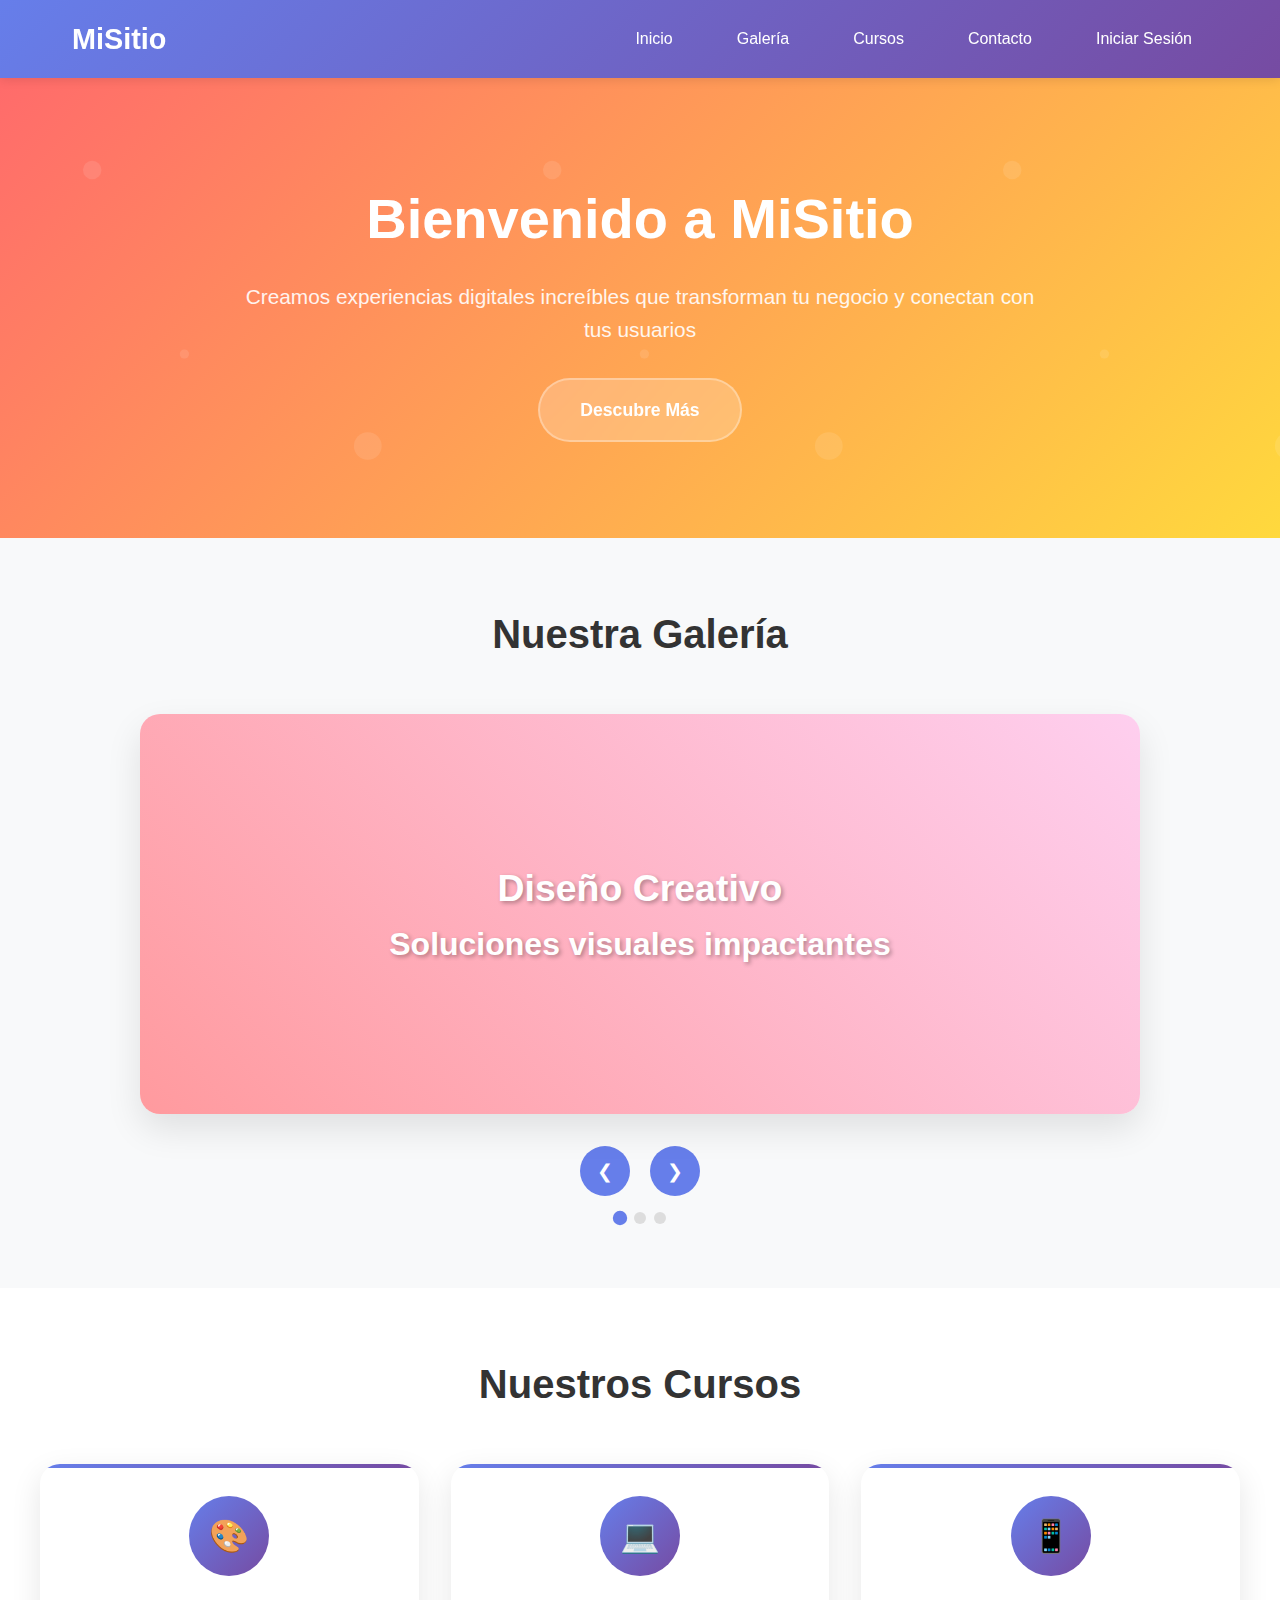
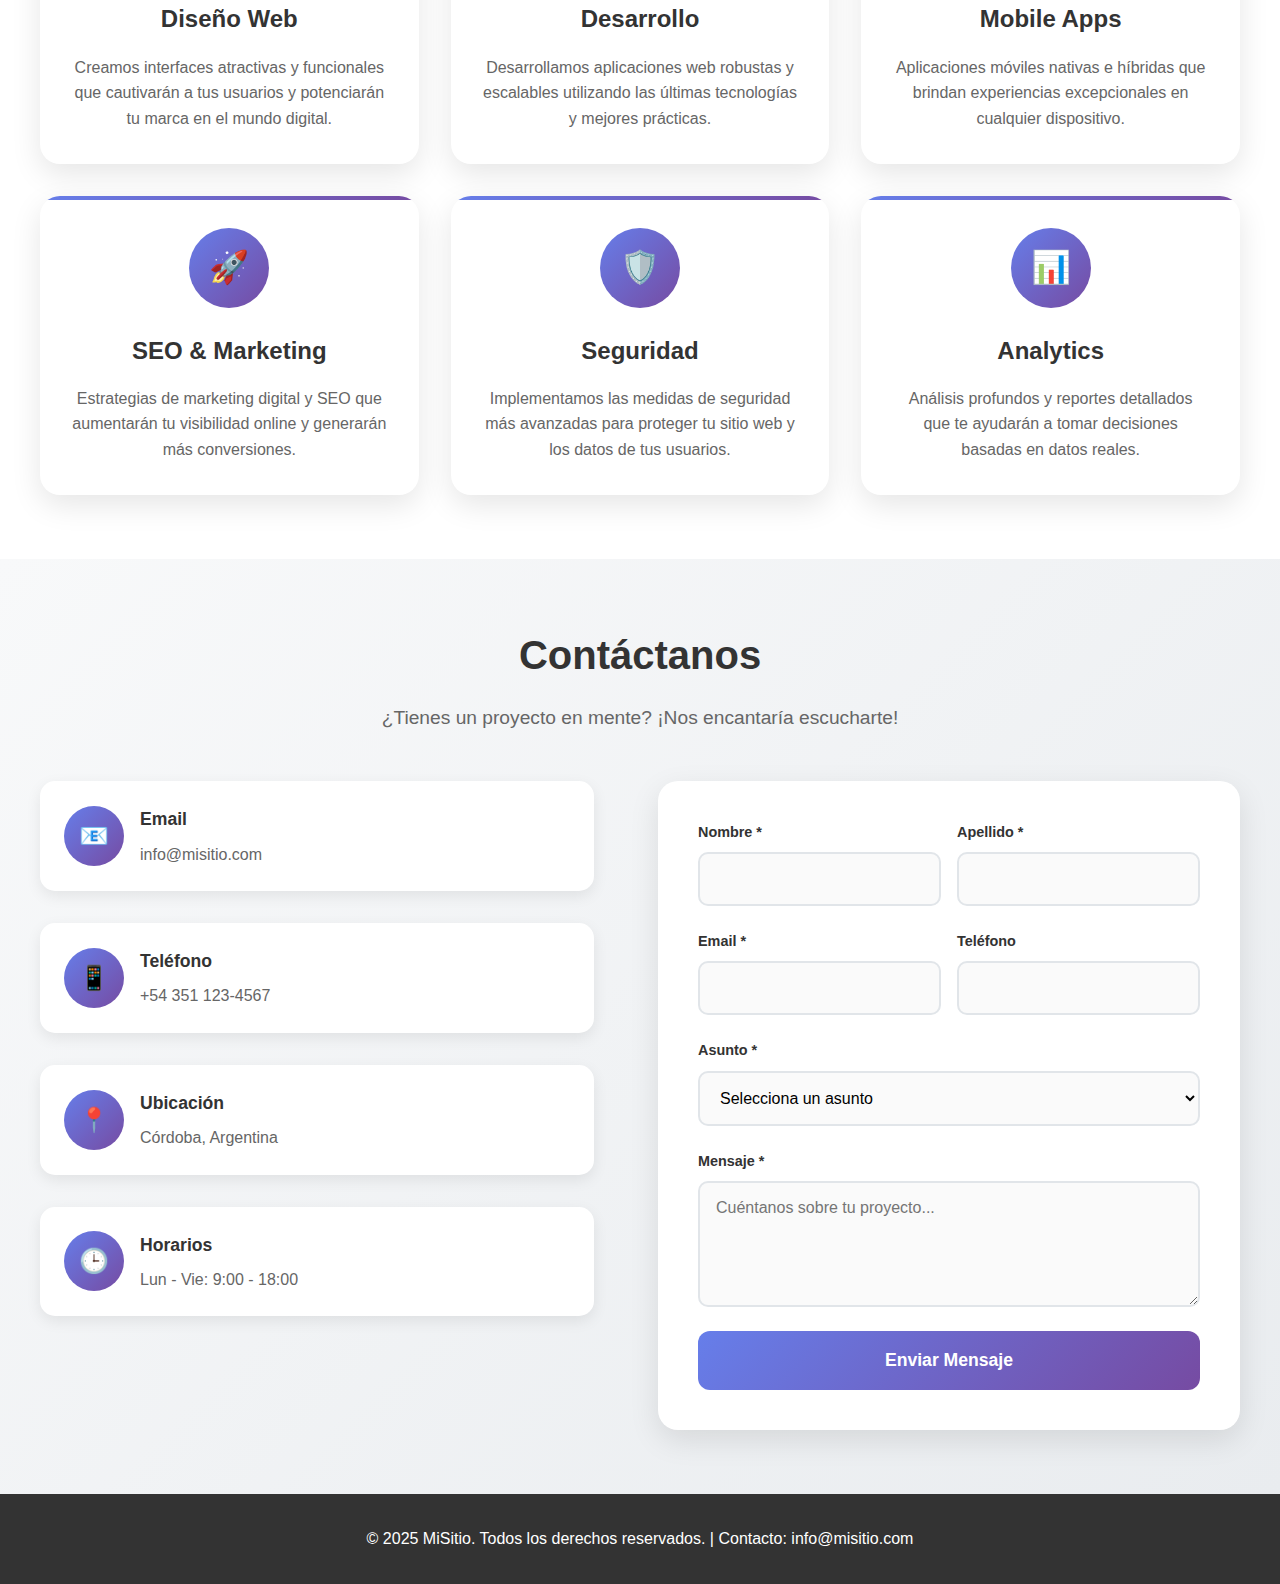
<file: index.html>
<!DOCTYPE html>
<html lang="es">
<head>
    <meta charset="UTF-8">
    <meta name="viewport" content="width=device-width, initial-scale=1.0">
    <link rel="stylesheet" href="styles.css">
    <title>Fullstack project grupo HolaMundo25</title>

</head>
<body>
    <nav>
        <div class="nav-container">
            <a href="#inicio" class="logo">MiSitio</a>
            <ul class="nav-menu">
                <li><a href="#inicio">Inicio</a></li>
                <li><a href="#galeria">Galería</a></li>
                <li><a href="#cursos">Cursos</a></li>
                <li><a href="#contacto">Contacto</a></li>
                <li><a href="login.html">Iniciar Sesión</a></li>
            </ul>
        </div>
    </nav>

    <!-- Hero Section -->
    <section class="hero" id="inicio">
        <div class="hero-content">
            <h1>Bienvenido a MiSitio</h1>
            <p>Creamos experiencias digitales increíbles que transforman tu negocio y conectan con tus usuarios</p>
            <a href="#servicios" class="cta-button">Descubre Más</a>
        </div>
    </section>

    <!-- Carousel Section -->
    <section class="carousel-section" id="galeria">
        <div class="carousel-container">
            <h2>Nuestra Galería</h2>
            <div class="carousel">
                <div class="carousel-inner" id="carouselInner">
                    <div class="carousel-slide slide-1">
                        <div>
                            <h3>Diseño Creativo</h3>
                            <p>Soluciones visuales impactantes</p>
                        </div>
                    </div>
                    <div class="carousel-slide slide-2">
                        <div>
                            <h3>Desarrollo Web</h3>
                            <p>Tecnología de vanguardia</p>
                        </div>
                    </div>
                    <div class="carousel-slide slide-3">
                        <div>
                            <h3>Marketing Digital</h3>
                            <p>Estrategias que funcionan</p>
                        </div>
                    </div>
                </div>
            </div>
            <div class="carousel-controls">
                <button class="carousel-btn" onclick="previousSlide()">❮</button>
                <button class="carousel-btn" onclick="nextSlide()">❯</button>
            </div>
            <div class="carousel-indicators">
                <div class="indicator active" onclick="currentSlide(1)"></div>
                <div class="indicator" onclick="currentSlide(2)"></div>
                <div class="indicator" onclick="currentSlide(3)"></div>
            </div>
        </div>
    </section>

    <!-- Cards Section -->
    <section class="cards-section" id="cursos">
        <div class="cards-container">
            <h2>Nuestros Cursos</h2>
            <div class="cards-grid">
                <div class="card">
                    <div class="card-icon">🎨</div>
                    <h3>Diseño Web</h3>
                    <p>Creamos interfaces atractivas y funcionales que cautivarán a tus usuarios y potenciarán tu marca en el mundo digital.</p>
                </div>
                <div class="card">
                    <div class="card-icon">💻</div>
                    <h3>Desarrollo</h3>
                    <p>Desarrollamos aplicaciones web robustas y escalables utilizando las últimas tecnologías y mejores prácticas.</p>
                </div>
                <div class="card">
                    <div class="card-icon">📱</div>
                    <h3>Mobile Apps</h3>
                    <p>Aplicaciones móviles nativas e híbridas que brindan experiencias excepcionales en cualquier dispositivo.</p>
                </div>
                <div class="card">
                    <div class="card-icon">🚀</div>
                    <h3>SEO & Marketing</h3>
                    <p>Estrategias de marketing digital y SEO que aumentarán tu visibilidad online y generarán más conversiones.</p>
                </div>
                <div class="card">
                    <div class="card-icon">🛡️</div>
                    <h3>Seguridad</h3>
                    <p>Implementamos las medidas de seguridad más avanzadas para proteger tu sitio web y los datos de tus usuarios.</p>
                </div>
                <div class="card">
                    <div class="card-icon">📊</div>
                    <h3>Analytics</h3>
                    <p>Análisis profundos y reportes detallados que te ayudarán a tomar decisiones basadas en datos reales.</p>
                </div>
            </div>
        </div>
    </section>

    <!-- Formulario de Contacto -->
    <section class="contact-section" id="contacto">
        <div class="contact-container">
            <div class="contact-header">
                <h2>Contáctanos</h2>
                <p>¿Tienes un proyecto en mente? ¡Nos encantaría escucharte!</p>
            </div>
            
            <div class="contact-content">
                <div class="contact-info">
                    <div class="contact-item">
                        <div class="contact-icon">📧</div>
                        <div>
                            <h4>Email</h4>
                            <p>info@misitio.com</p>
                        </div>
                    </div>
                    <div class="contact-item">
                        <div class="contact-icon">📱</div>
                        <div>
                            <h4>Teléfono</h4>
                            <p>+54 351 123-4567</p>
                        </div>
                    </div>
                    <div class="contact-item">
                        <div class="contact-icon">📍</div>
                        <div>
                            <h4>Ubicación</h4>
                            <p>Córdoba, Argentina</p>
                        </div>
                    </div>
                    <div class="contact-item">
                        <div class="contact-icon">🕒</div>
                        <div>
                            <h4>Horarios</h4>
                            <p>Lun - Vie: 9:00 - 18:00</p>
                        </div>
                    </div>
                </div>
                
                <div class="contact-form-container">
                    <form class="contact-form" id="contactForm">
                        <div class="form-row">
                            <div class="form-group">
                                <label for="firstName">Nombre *</label>
                                <input type="text" id="firstName" name="firstName" required>
                            </div>
                            <div class="form-group">
                                <label for="lastName">Apellido *</label>
                                <input type="text" id="lastName" name="lastName" required>
                            </div>
                        </div>
                        
                        <div class="form-row">
                            <div class="form-group">
                                <label for="email">Email *</label>
                                <input type="email" id="contactEmail" name="email" required>
                            </div>
                            <div class="form-group">
                                <label for="phone">Teléfono</label>
                                <input type="tel" id="phone" name="phone">
                            </div>
                        </div>
                        
                        <div class="form-group">
                            <label for="subject">Asunto *</label>
                            <select id="subject" name="subject" required>
                                <option value="">Selecciona un asunto</option>
                                <option value="diseño">Diseño Web</option>
                                <option value="desarrollo">Desarrollo</option>
                                <option value="mobile">Mobile Apps</option>
                                <option value="marketing">SEO & Marketing</option>
                                <option value="seguridad">Seguridad</option>
                                <option value="analytics">Analytics</option>
                                <option value="otro">Otro</option>
                            </select>
                        </div>
                        
                        <div class="form-group">
                            <label for="message">Mensaje *</label>
                            <textarea id="message" name="message" rows="5" placeholder="Cuéntanos sobre tu proyecto..." required></textarea>
                        </div>
                        
                        <button type="submit" class="submit-btn">
                            <span class="btn-text">Enviar Mensaje</span>
                            <span class="btn-loading" style="display: none;">Enviando...</span>
                        </button>
                    </form>
                </div>
            </div>
        </div>
    </section>

    <footer id="contacto">
        <p>&copy; 2025 MiSitio. Todos los derechos reservados. | Contacto: info@misitio.com</p>
    </footer>

    <script src="main.js"></script>
</body>
</html>
</file>
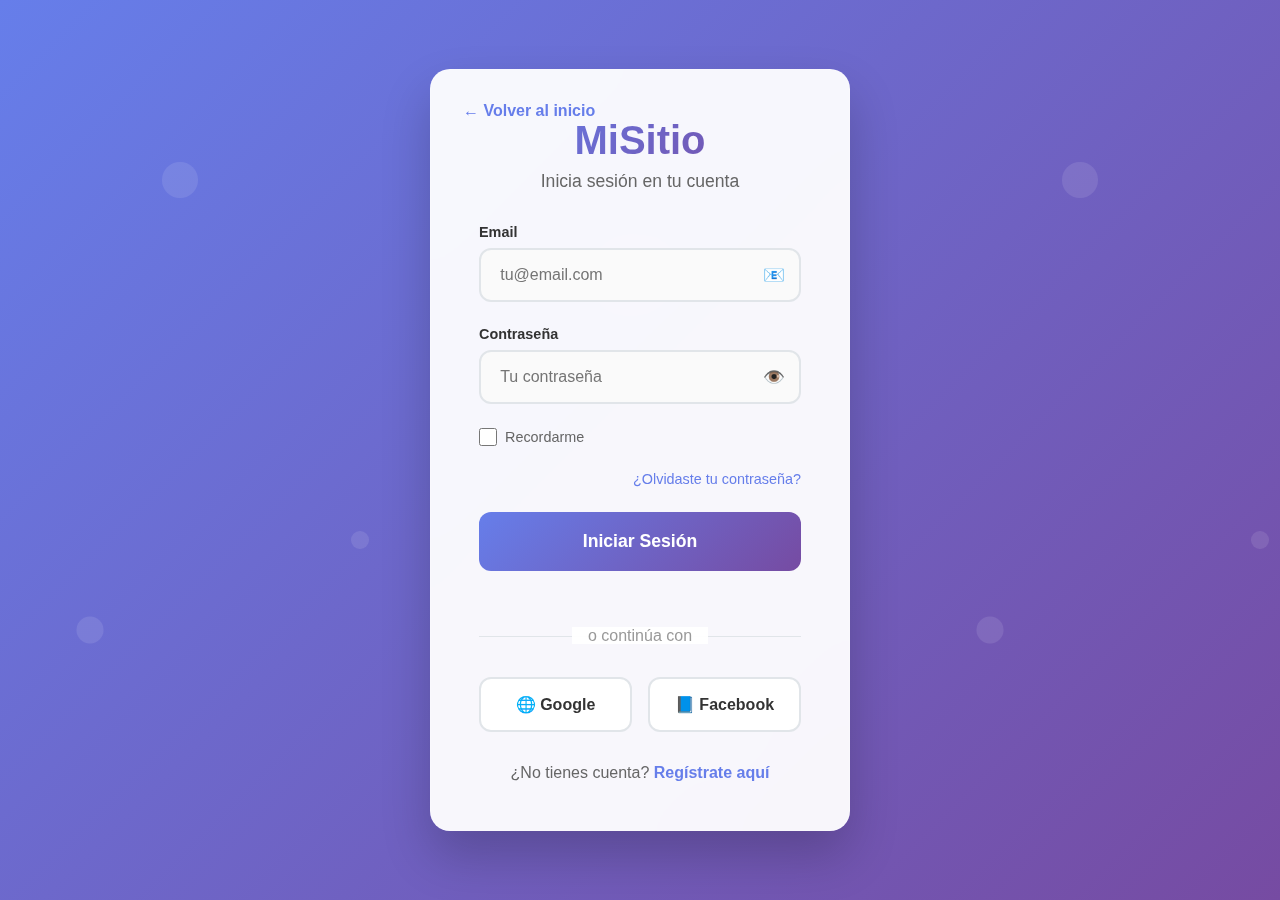
<file: login.html>
<!DOCTYPE html>
<html lang="es">
<head>
    <meta charset="UTF-8">
    <meta name="viewport" content="width=device-width, initial-scale=1.0">
    <link rel="stylesheet" href="login.css">
    <title>Iniciar Sesión - MiSitio</title>
</head>

<body>
    <div class="login-container">
        <a href="index.html" class="back-link">
            ← Volver al inicio
        </a>
        
        <div class="login-header">
            <h1 class="logo-login">MiSitio</h1>
            <p class="login-subtitle">Inicia sesión en tu cuenta</p>
        </div>

        <form id="loginForm">
            <div class="form-group">
                <label for="email" class="form-label">Email</label>
                <div class="password-container">
                    <input type="email" id="email" name="email" class="form-input" placeholder="tu@email.com" required>
                    <span class="input-icon">📧</span>
                </div>
                <div class="error-message" id="emailError">Por favor, ingresa un email válido</div>
            </div>

            <div class="form-group">
                <label for="password" class="form-label">Contraseña</label>
                <div class="password-container">
                    <input type="password" id="password" name="password" class="form-input" placeholder="Tu contraseña" required>
                    <button type="button" class="password-toggle" onclick="togglePassword()">👁️</button>
                </div>
                <div class="error-message" id="passwordError">La contraseña debe tener al menos 6 caracteres</div>
            </div>

            <div class="checkbox-container">
                <input type="checkbox" id="remember" name="remember" class="checkbox">
                <label for="remember" class="checkbox-label">Recordarme</label>
            </div>

            <div class="forgot-password">
                <a href="#" onclick="showForgotPassword()">¿Olvidaste tu contraseña?</a>
            </div>

            <button type="submit" class="login-button">
                Iniciar Sesión
            </button>
        </form>

        <div class="divider">
            <span>o continúa con</span>
        </div>

        <div class="social-login">
            <a href="#" class="social-button" onclick="socialLogin('google')">
                🌐 Google
            </a>
            <a href="#" class="social-button" onclick="socialLogin('facebook')">
                📘 Facebook
            </a>
        </div>

        <div class="register-link">
            ¿No tienes cuenta? <a href="#" onclick="showRegister()">Regístrate aquí</a>
        </div>
    </div>

    <script src="main.js"></script>
</body>
</html>
</file>
<file: styles.css>
* {
            margin: 0;
            padding: 0;
            box-sizing: border-box;
        }

        body {
            font-family: 'Arial', sans-serif;
            line-height: 1.6;
            color: #333;
        }

        /* Navegación */
        nav {
            background: linear-gradient(135deg, #667eea 0%, #764ba2 100%);
            padding: 1rem 0;
            position: sticky;
            top: 0;
            z-index: 1000;
            box-shadow: 0 2px 10px rgba(0,0,0,0.1);
        }

        .nav-container {
            max-width: 1200px;
            margin: 0 auto;
            display: flex;
            justify-content: space-between;
            align-items: center;
            padding: 0 2rem;
        }

        .logo {
            font-size: 1.8rem;
            font-weight: bold;
            color: white;
            text-decoration: none;
        }

        .nav-menu {
            display: flex;
            list-style: none;
            gap: 2rem;
        }

        .nav-menu a {
            color: white;
            text-decoration: none;
            font-weight: 500;
            transition: all 0.3s ease;
            padding: 0.5rem 1rem;
            border-radius: 25px;
        }

        .nav-menu a:hover {
            background: rgba(255,255,255,0.2);
            transform: translateY(-2px);
        }

        /* Hero Section */
        .hero {
            background: linear-gradient(135deg, #ff6b6b 0%, #ffd93d 100%);
            padding: 6rem 2rem;
            text-align: center;
            color: white;
            position: relative;
            overflow: hidden;
        }

        .hero::before {
            content: '';
            position: absolute;
            top: 0;
            left: 0;
            right: 0;
            bottom: 0;
            background: url('data:image/svg+xml,<svg xmlns="http://www.w3.org/2000/svg" viewBox="0 0 100 100"><circle cx="20" cy="20" r="2" fill="rgba(255,255,255,0.1)"/><circle cx="80" cy="80" r="3" fill="rgba(255,255,255,0.1)"/><circle cx="40" cy="60" r="1" fill="rgba(255,255,255,0.1)"/></svg>');
            animation: float 6s ease-in-out infinite;
        }

        .hero-content {
            max-width: 800px;
            margin: 0 auto;
            position: relative;
            z-index: 2;
        }

        .hero h1 {
            font-size: 3.5rem;
            margin-bottom: 1rem;
            animation: fadeInUp 1s ease;
        }

        .hero p {
            font-size: 1.3rem;
            margin-bottom: 2rem;
            opacity: 0.9;
            animation: fadeInUp 1s ease 0.3s both;
        }

        .cta-button {
            background: rgba(255,255,255,0.2);
            color: white;
            padding: 1rem 2.5rem;
            border: 2px solid rgba(255,255,255,0.3);
            border-radius: 50px;
            font-size: 1.1rem;
            font-weight: bold;
            text-decoration: none;
            display: inline-block;
            transition: all 0.3s ease;
            animation: fadeInUp 1s ease 0.6s both;
            backdrop-filter: blur(10px);
        }

        .cta-button:hover {
            background: rgba(255,255,255,0.3);
            transform: translateY(-3px);
            box-shadow: 0 10px 25px rgba(0,0,0,0.2);
        }

        /* Carousel */
        .carousel-section {
            padding: 4rem 2rem;
            background: #f8f9fa;
        }

        .carousel-container {
            max-width: 1000px;
            margin: 0 auto;
            text-align: center;
        }

        .carousel-container h2 {
            font-size: 2.5rem;
            margin-bottom: 3rem;
            color: #333;
        }

        .carousel {
            position: relative;
            overflow: hidden;
            border-radius: 20px;
            box-shadow: 0 15px 35px rgba(0,0,0,0.1);
        }

        .carousel-inner {
            display: flex;
            transition: transform 0.5s ease;
        }

        .carousel-slide {
            min-width: 100%;
            height: 400px;
            display: flex;
            align-items: center;
            justify-content: center;
            color: white;
            font-size: 2rem;
            font-weight: bold;
            text-shadow: 2px 2px 4px rgba(0,0,0,0.3);
        }

        .slide-1 { background: linear-gradient(45deg, #ff9a9e 0%, #fecfef 100%); }
        .slide-2 { background: linear-gradient(45deg, #a8edea 0%, #fed6e3 100%); }
        .slide-3 { background: linear-gradient(45deg, #ffecd2 0%, #fcb69f 100%); }

        .carousel-controls {
            text-align: center;
            margin-top: 2rem;
        }

        .carousel-btn {
            background: #667eea;
            color: white;
            border: none;
            width: 50px;
            height: 50px;
            border-radius: 50%;
            font-size: 1.2rem;
            margin: 0 0.5rem;
            cursor: pointer;
            transition: all 0.3s ease;
        }

        .carousel-btn:hover {
            background: #5a67d8;
            transform: scale(1.1);
        }

        .carousel-indicators {
            display: flex;
            justify-content: center;
            gap: 0.5rem;
            margin-top: 1rem;
        }

        .indicator {
            width: 12px;
            height: 12px;
            border-radius: 50%;
            background: #ddd;
            cursor: pointer;
            transition: all 0.3s ease;
        }

        .indicator.active {
            background: #667eea;
            transform: scale(1.2);
        }

        /* Cards Section */
        .cards-section {
            padding: 4rem 2rem;
            background: white;
        }

        .cards-container {
            max-width: 1200px;
            margin: 0 auto;
            text-align: center;
        }

        .cards-container h2 {
            font-size: 2.5rem;
            margin-bottom: 3rem;
            color: #333;
        }

        .cards-grid {
            display: grid;
            grid-template-columns: repeat(auto-fit, minmax(300px, 1fr));
            gap: 2rem;
            margin-top: 3rem;
        }

        .card {
            background: white;
            border-radius: 20px;
            padding: 2rem;
            box-shadow: 0 10px 30px rgba(0,0,0,0.1);
            transition: all 0.3s ease;
            position: relative;
            overflow: hidden;
        }

        .card::before {
            content: '';
            position: absolute;
            top: 0;
            left: 0;
            right: 0;
            height: 4px;
            background: linear-gradient(90deg, #667eea, #764ba2);
        }

        .card:hover {
            transform: translateY(-10px);
            box-shadow: 0 20px 40px rgba(0,0,0,0.15);
        }

        .card-icon {
            width: 80px;
            height: 80px;
            background: linear-gradient(135deg, #667eea 0%, #764ba2 100%);
            border-radius: 50%;
            margin: 0 auto 1.5rem;
            display: flex;
            align-items: center;
            justify-content: center;
            font-size: 2rem;
        }

        .card h3 {
            font-size: 1.5rem;
            margin-bottom: 1rem;
            color: #333;
        }

        .card p {
            color: #666;
            line-height: 1.6;
        }

        /* Formulario de Contacto */
        .contact-section {
            padding: 4rem 2rem;
            background: linear-gradient(135deg, #f8f9fa 0%, #e9ecef 100%);
        }

        .contact-container {
            max-width: 1200px;
            margin: 0 auto;
        }

        .contact-header {
            text-align: center;
            margin-bottom: 3rem;
        }

        .contact-header h2 {
            font-size: 2.5rem;
            color: #333;
            margin-bottom: 1rem;
        }

        .contact-header p {
            font-size: 1.2rem;
            color: #666;
            max-width: 600px;
            margin: 0 auto;
        }

        .contact-content {
            display: grid;
            grid-template-columns: 1fr 1fr;
            gap: 4rem;
            align-items: start;
        }

        .contact-info {
            display: flex;
            flex-direction: column;
            gap: 2rem;
        }

        .contact-item {
            display: flex;
            align-items: center;
            gap: 1rem;
            padding: 1.5rem;
            background: white;
            border-radius: 15px;
            box-shadow: 0 5px 15px rgba(0,0,0,0.08);
            transition: all 0.3s ease;
        }

        .contact-item:hover {
            transform: translateY(-5px);
            box-shadow: 0 10px 25px rgba(0,0,0,0.12);
        }

        .contact-icon {
            width: 60px;
            height: 60px;
            background: linear-gradient(135deg, #667eea 0%, #764ba2 100%);
            border-radius: 50%;
            display: flex;
            align-items: center;
            justify-content: center;
            font-size: 1.5rem;
            flex-shrink: 0;
        }

        .contact-item h4 {
            color: #333;
            margin-bottom: 0.5rem;
            font-size: 1.1rem;
        }

        .contact-item p {
            color: #666;
            margin: 0;
        }

        .contact-form-container {
            background: white;
            padding: 2.5rem;
            border-radius: 20px;
            box-shadow: 0 10px 30px rgba(0,0,0,0.1);
        }

        .contact-form {
            display: flex;
            flex-direction: column;
            gap: 1.5rem;
        }

        .form-row {
            display: grid;
            grid-template-columns: 1fr 1fr;
            gap: 1rem;
        }

        .form-group {
            display: flex;
            flex-direction: column;
        }

        .form-group label {
            margin-bottom: 0.5rem;
            color: #333;
            font-weight: 600;
            font-size: 0.9rem;
        }

        .form-group input,
        .form-group select,
        .form-group textarea {
            padding: 1rem;
            border: 2px solid #e1e5e9;
            border-radius: 10px;
            font-size: 1rem;
            transition: all 0.3s ease;
            background: #fafafa;
            font-family: inherit;
        }

        .form-group input:focus,
        .form-group select:focus,
        .form-group textarea:focus {
            outline: none;
            border-color: #667eea;
            background: white;
            box-shadow: 0 0 0 3px rgba(102, 126, 234, 0.1);
            transform: translateY(-2px);
        }

        .form-group textarea {
            resize: vertical;
            min-height: 120px;
        }

        .submit-btn {
            background: linear-gradient(135deg, #667eea 0%, #764ba2 100%);
            color: white;
            border: none;
            padding: 1.2rem 2rem;
            border-radius: 12px;
            font-size: 1.1rem;
            font-weight: bold;
            cursor: pointer;
            transition: all 0.3s ease;
            position: relative;
            overflow: hidden;
        }

        .submit-btn::before {
            content: '';
            position: absolute;
            top: 0;
            left: -100%;
            width: 100%;
            height: 100%;
            background: linear-gradient(90deg, transparent, rgba(255,255,255,0.2), transparent);
            transition: left 0.6s;
        }

        .submit-btn:hover::before {
            left: 100%;
        }

        .submit-btn:hover {
            transform: translateY(-3px);
            box-shadow: 0 10px 25px rgba(102, 126, 234, 0.3);
        }

        .submit-btn:disabled {
            opacity: 0.7;
            cursor: not-allowed;
            transform: none;
        }

        /* Footer */
        footer {
            background: #333;
            color: white;
            text-align: center;
            padding: 2rem;
        }

        /* Animaciones */
        @keyframes fadeInUp {
            from {
                opacity: 0;
                transform: translateY(30px);
            }
            to {
                opacity: 1;
                transform: translateY(0);
            }
        }

        @keyframes float {
            0%, 100% { transform: translateY(0px); }
            50% { transform: translateY(-20px); }
        }

        /* Responsive */
        @media (max-width: 768px) {
            .nav-menu {
                flex-direction: column;
                gap: 1rem;
            }
            
            .hero h1 {
                font-size: 2.5rem;
            }
            
            .hero p {
                font-size: 1.1rem;
            }
            
            .cards-grid {
                grid-template-columns: 1fr;
            }

            .contact-content {
                grid-template-columns: 1fr;
                gap: 2rem;
            }

            .form-row {
                grid-template-columns: 1fr;
            }

            .contact-form-container {
                padding: 2rem;
            }

            .contact-header h2 {
                font-size: 2rem;
            }

            .contact-header p {
                font-size: 1.1rem;
            }
        }
</file>
<file: login.css>
* {
            margin: 0;
            padding: 0;
            box-sizing: border-box;
        }

        body {
            font-family: 'Arial', sans-serif;
            background: linear-gradient(135deg, #667eea 0%, #764ba2 100%);
            min-height: 100vh;
            display: flex;
            align-items: center;
            justify-content: center;
            position: relative;
        }

        /* Fondo animado */
        body::before {
            content: '';
            position: absolute;
            top: 0;
            left: 0;
            right: 0;
            bottom: 0;
            background: url('data:image/svg+xml,<svg xmlns="http://www.w3.org/2000/svg" viewBox="0 0 100 100"><circle cx="20" cy="20" r="2" fill="rgba(255,255,255,0.1)"/><circle cx="80" cy="80" r="3" fill="rgba(255,255,255,0.1)"/><circle cx="40" cy="60" r="1" fill="rgba(255,255,255,0.1)"/><circle cx="70" cy="30" r="2" fill="rgba(255,255,255,0.1)"/><circle cx="10" cy="70" r="1.5" fill="rgba(255,255,255,0.1)"/></svg>');
            animation: float 8s ease-in-out infinite;
        }

        .login-container {
            background: rgba(255, 255, 255, 0.95);
            backdrop-filter: blur(20px);
            border-radius: 20px;
            padding: 3rem;
            box-shadow: 0 25px 50px rgba(0, 0, 0, 0.2);
            width: 100%;
            max-width: 420px;
            position: relative;
            z-index: 2;
            border: 1px solid rgba(255, 255, 255, 0.2);
        }

        .login-header {
            text-align: center;
            margin-bottom: 2rem;
        }

        .back-link {
            position: absolute;
            top: 1.5rem;
            left: 1.5rem;
            color: #667eea;
            text-decoration: none;
            font-weight: bold;
            display: flex;
            align-items: center;
            gap: 0.5rem;
            transition: all 0.3s ease;
            padding: 0.5rem;
            border-radius: 10px;
        }

        .back-link:hover {
            background: rgba(102, 126, 234, 0.1);
            transform: translateX(-3px);
        }

        .logo-login {
            font-size: 2.5rem;
            font-weight: bold;
            background: linear-gradient(135deg, #667eea 0%, #764ba2 100%);
            -webkit-background-clip: text;
            -webkit-text-fill-color: transparent;
            background-clip: text;
            margin-bottom: 0.5rem;
        }

        .login-subtitle {
            color: #666;
            font-size: 1.1rem;
            margin-bottom: 2rem;
        }

        .form-group {
            margin-bottom: 1.5rem;
            position: relative;
        }

        .form-label {
            display: block;
            margin-bottom: 0.5rem;
            color: #333;
            font-weight: 600;
            font-size: 0.9rem;
        }

        .form-input {
            width: 100%;
            padding: 1rem 1.2rem;
            border: 2px solid #e1e5e9;
            border-radius: 12px;
            font-size: 1rem;
            transition: all 0.3s ease;
            background: #fafafa;
        }

        .form-input:focus {
            outline: none;
            border-color: #667eea;
            background: white;
            box-shadow: 0 0 0 3px rgba(102, 126, 234, 0.1);
            transform: translateY(-2px);
        }

        .form-input:focus + .input-icon {
            color: #667eea;
        }

        .input-icon {
            position: absolute;
            right: 1rem;
            top: 50%;
            transform: translateY(-50%);
            color: #999;
            transition: all 0.3s ease;
            font-size: 1.1rem;
        }

        .password-container {
            position: relative;
        }

        .password-toggle {
            position: absolute;
            right: 1rem;
            top: 50%;
            transform: translateY(-50%);
            background: none;
            border: none;
            color: #999;
            cursor: pointer;
            font-size: 1.1rem;
            transition: all 0.3s ease;
        }

        .password-toggle:hover {
            color: #667eea;
        }

        .forgot-password {
            text-align: right;
            margin-bottom: 1.5rem;
        }

        .forgot-password a {
            color: #667eea;
            text-decoration: none;
            font-size: 0.9rem;
            transition: all 0.3s ease;
        }

        .forgot-password a:hover {
            color: #5a67d8;
            text-decoration: underline;
        }

        .login-button {
            width: 100%;
            background: linear-gradient(135deg, #667eea 0%, #764ba2 100%);
            color: white;
            border: none;
            padding: 1.2rem;
            border-radius: 12px;
            font-size: 1.1rem;
            font-weight: bold;
            cursor: pointer;
            transition: all 0.3s ease;
            margin-bottom: 1.5rem;
            position: relative;
            overflow: hidden;
        }

        .login-button::before {
            content: '';
            position: absolute;
            top: 0;
            left: -100%;
            width: 100%;
            height: 100%;
            background: linear-gradient(90deg, transparent, rgba(255,255,255,0.2), transparent);
            transition: left 0.6s;
        }

        .login-button:hover::before {
            left: 100%;
        }

        .login-button:hover {
            transform: translateY(-2px);
            box-shadow: 0 10px 25px rgba(102, 126, 234, 0.3);
        }

        .login-button:active {
            transform: translateY(0);
        }

        .divider {
            text-align: center;
            margin: 2rem 0;
            position: relative;
            color: #999;
        }

        .divider::before {
            content: '';
            position: absolute;
            top: 50%;
            left: 0;
            right: 0;
            height: 1px;
            background: #e1e5e9;
        }

        .divider span {
            background: rgba(255, 255, 255, 0.95);
            padding: 0 1rem;
            position: relative;
            z-index: 1;
        }

        .social-login {
            display: flex;
            gap: 1rem;
            margin-bottom: 2rem;
        }

        .social-button {
            flex: 1;
            padding: 1rem;
            border: 2px solid #e1e5e9;
            border-radius: 12px;
            background: white;
            color: #333;
            text-decoration: none;
            text-align: center;
            font-weight: 600;
            transition: all 0.3s ease;
            display: flex;
            align-items: center;
            justify-content: center;
            gap: 0.5rem;
        }

        .social-button:hover {
            border-color: #667eea;
            background: #f8f9ff;
            transform: translateY(-2px);
        }

        .register-link {
            text-align: center;
            color: #666;
        }

        .register-link a {
            color: #667eea;
            text-decoration: none;
            font-weight: bold;
            transition: all 0.3s ease;
        }

        .register-link a:hover {
            color: #5a67d8;
            text-decoration: underline;
        }

        .checkbox-container {
            display: flex;
            align-items: center;
            gap: 0.5rem;
            margin-bottom: 1.5rem;
        }

        .checkbox {
            width: 18px;
            height: 18px;
            accent-color: #667eea;
        }

        .checkbox-label {
            color: #666;
            font-size: 0.9rem;
            cursor: pointer;
        }

        /* Animaciones */
        @keyframes float {
            0%, 100% { transform: translateY(0px); }
            50% { transform: translateY(-20px); }
        }

        @keyframes fadeIn {
            from {
                opacity: 0;
                transform: translateY(20px);
            }
            to {
                opacity: 1;
                transform: translateY(0);
            }
        }

        .login-container {
            animation: fadeIn 0.8s ease;
        }

        /* Estados de error */
        .form-input.error {
            border-color: #e74c3c;
            background: #fdf2f2;
        }

        .error-message {
            color: #e74c3c;
            font-size: 0.8rem;
            margin-top: 0.3rem;
            display: none;
        }

        .error-message.show {
            display: block;
        }

        /* Responsive */
        @media (max-width: 480px) {
            .login-container {
                margin: 1rem;
                padding: 2rem;
            }

            .logo-login {
                font-size: 2rem;
            }

            .social-login {
                flex-direction: column;
            }
        }
</file>
